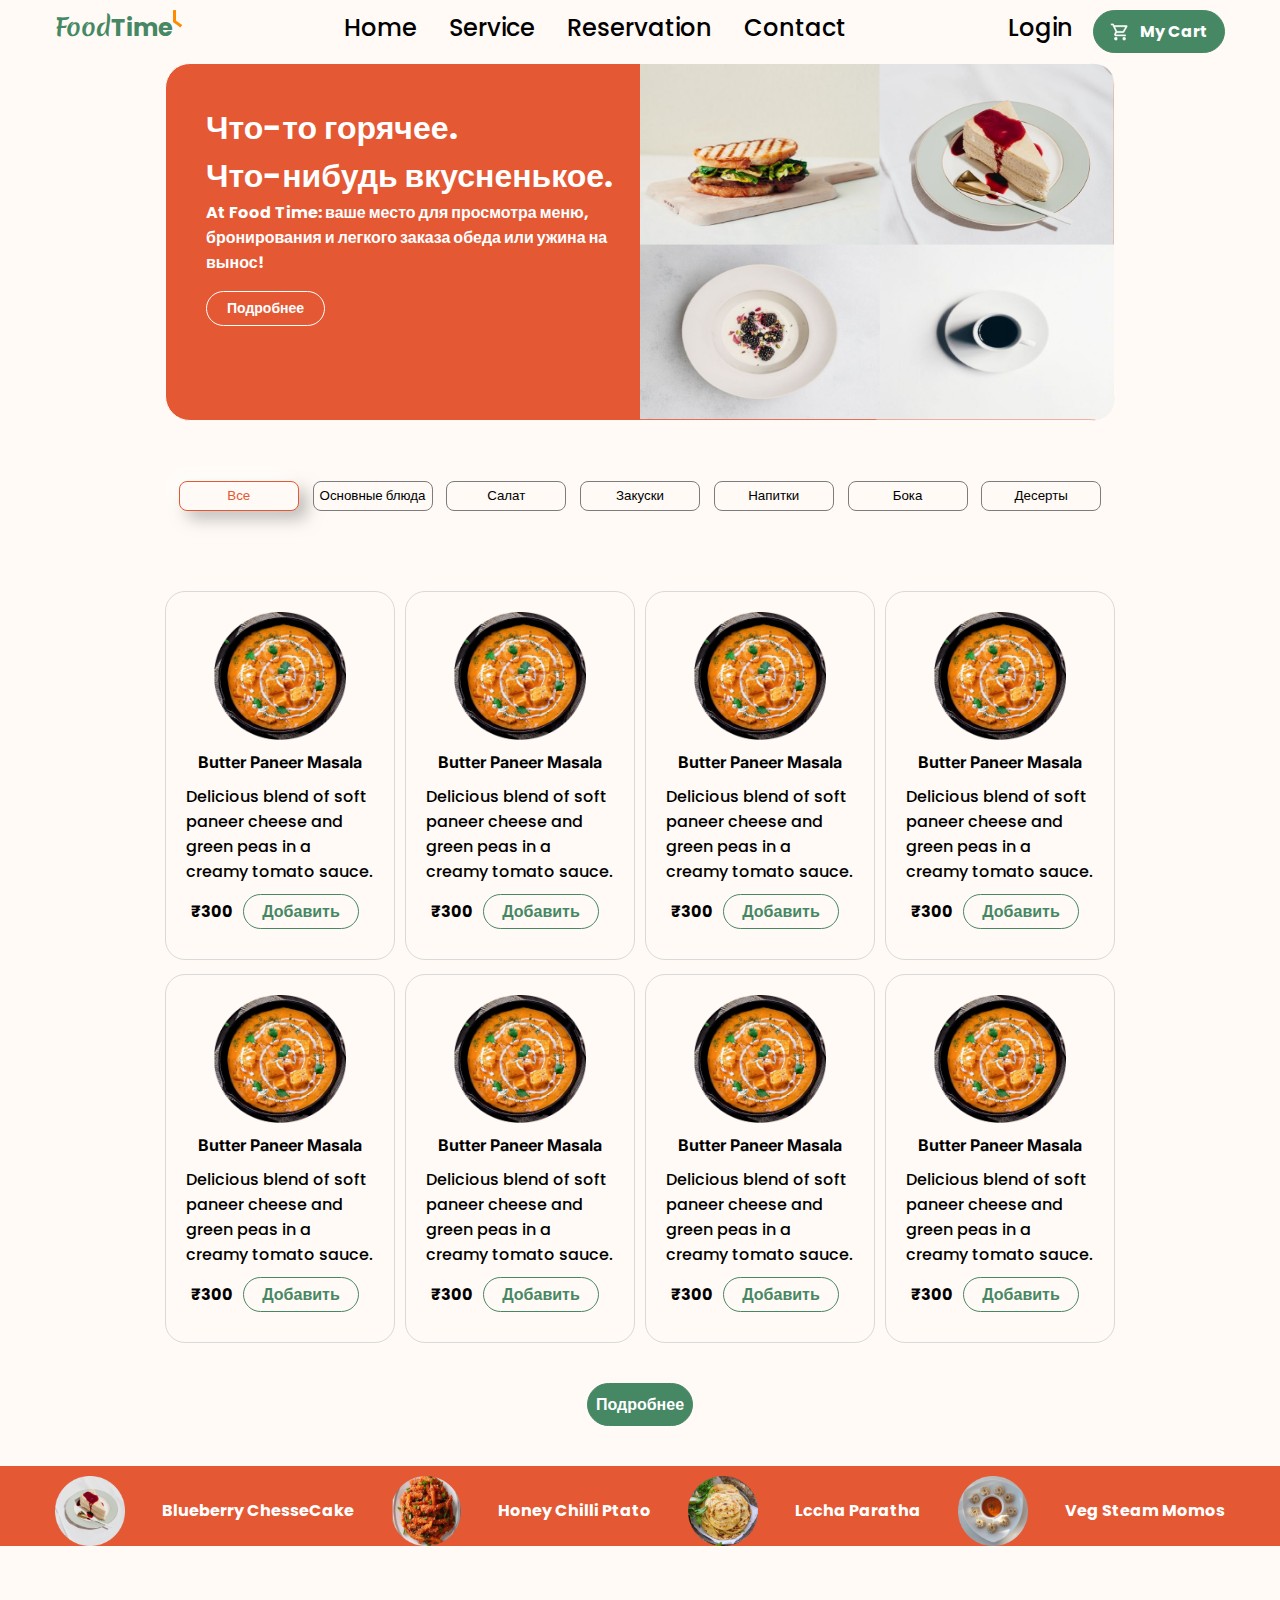
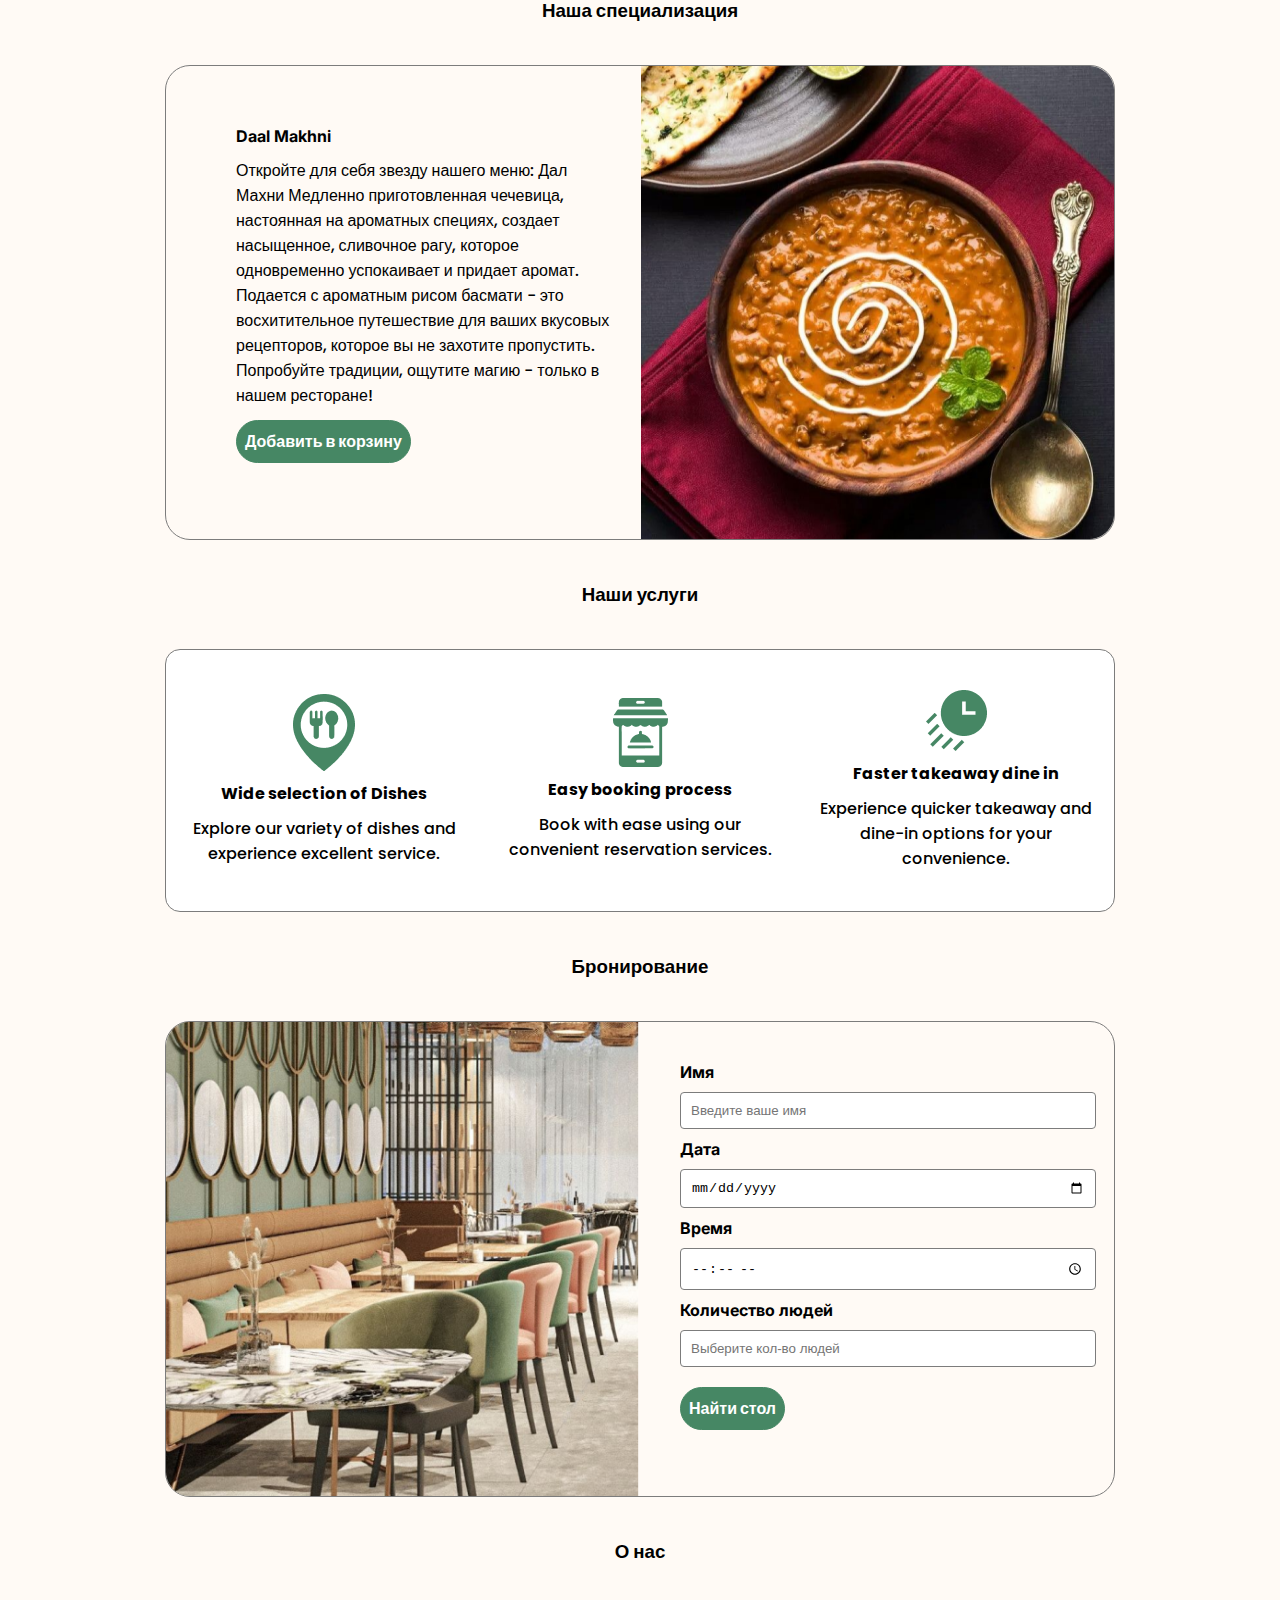
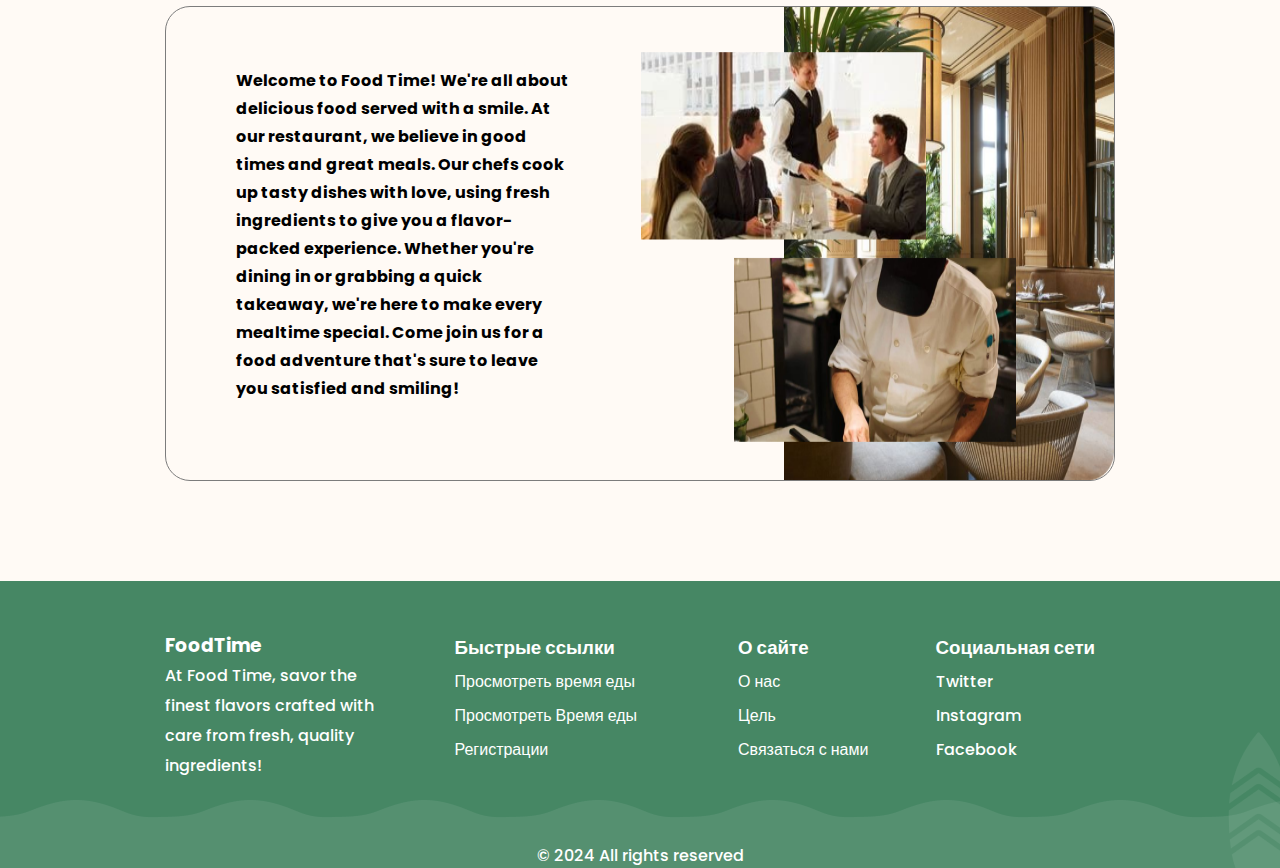
<file: html/index.html>
<!DOCTYPE html>
<html lang="en">
<head>
    <meta charset="UTF-8">
    <meta name="viewport" content="width=device-width, initial-scale=1.0">
    <link rel="stylesheet" href="/css/style.css">
    <link rel="preconnect" href="https://fonts.googleapis.com">
    <link rel="preconnect" href="https://fonts.gstatic.com" crossorigin>
    <link href="https://fonts.googleapis.com/css2?family=Poppins:wght@500;700&display=swap" rel="stylesheet">
    <link rel="preconnect" href="https://fonts.googleapis.com">
    <link rel="preconnect" href="https://fonts.gstatic.com" crossorigin>
    <link href="https://fonts.googleapis.com/css2?family=Inter:wght@700&display=swap" rel="stylesheet">
    <link rel="preconnect" href="https://fonts.googleapis.com">
    <link rel="preconnect" href="https://fonts.gstatic.com" crossorigin>
    <link href="https://fonts.googleapis.com/css2?family=Merienda:wght@700&display=swap" rel="stylesheet">
    <link rel="shortcut icon" href="/img/logo.png" type="image/x-icon">
    <title>FoodTime</title>
</head>
<body>
    <header class="container">
        <div class="header">
            <p class="icon">Food<span>Time</span><img src="/img/Vector.png" alt=""></p>

            <div class="info">
                <a href="#">Home</a>
                <a href="#">Service</a>
                <a href="#">Reservation</a>
                <a href="#">Contact</a>
            </div>
                
            <div class="butt">
                <a href="/html/login.html">Login</a>
                <button class="cart"><img src="/img/cart.png" alt="cart"> My Cart</button>
            </div>
        </div>

        <div class="wrapper">
            <div class="welcome">
                <div class="text">
                        <h1 class="h1">Что-то горячее.</h1>
                        <h1 class="h1">Что-нибудь вкусненькое.</h1>
                        <span class="span">At Food Time: ваше место для просмотра меню,
                        бронирования и легкого заказа обеда или ужина на вынос!</span>
                        <a href="#aboutus" class="link">Подробнее</a>
                </div>
                <div class="foto">
                    <img src="/img/welcome/Group.png" alt="">
                </div>
            </div>

            <div class="filter_foot">
                <button class="active">Все</button>
                <button>Основные блюда</button>
                <button>Салат</button>
                <button>Закуски</button>
                <button>Напитки</button>
                <button>Бока</button>
                <button>Десерты</button>
            </div>
        </div>
    </header>

    <section class="container">
        <div class="wrapper">
            <div class="new">
                <div class="div1" id="border">
                    <div class="info_new">
                        <img src="/img/new/Butter_Paneer_Masala.png" alt="">
                        <h4 class="h4">Butter Paneer Masala</h4>
                        <span>Delicious blend of soft paneer cheese and green peas in a creamy tomato sauce.</span>
                    </div>
                    <div id="price_new">
                        <span>₹300</span>
                        <button>Добавить</button>
                    </div>
                </div>
                <div class="div2" id="border">
                    <div class="info_new">
                        <img src="/img/new/Butter_Paneer_Masala.png" alt="">
                        <h4 class="h4">Butter Paneer Masala</h4>
                        <span>Delicious blend of soft paneer cheese and green peas in a creamy tomato sauce.</span>
                    </div>
                    <div id="price_new">
                        <span>₹300</span>
                        <button>Добавить</button>
                    </div>
                </div>
                <div class="div3" id="border">
                    <div class="info_new">
                        <img src="/img/new/Butter_Paneer_Masala.png" alt="">
                        <h4 class="h4">Butter Paneer Masala</h4>
                        <span>Delicious blend of soft paneer cheese and green peas in a creamy tomato sauce.</span>
                    </div>
                    <div id="price_new">
                        <span>₹300</span>
                        <button>Добавить</button>
                    </div>
                </div>
                <div class="div4" id="border">
                    <div class="info_new">
                        <img src="/img/new/Butter_Paneer_Masala.png" alt="">
                        <h4 class="h4">Butter Paneer Masala</h4>
                        <span>Delicious blend of soft paneer cheese and green peas in a creamy tomato sauce.</span>
                    </div>
                    <div id="price_new">
                        <span>₹300</span>
                        <button>Добавить</button>
                    </div>
                </div>
                <div class="div5" id="border">
                    <div class="info_new">
                        <img src="/img/new/Butter_Paneer_Masala.png" alt="">
                        <h4 class="h4">Butter Paneer Masala</h4>
                        <span>Delicious blend of soft paneer cheese and green peas in a creamy tomato sauce.</span>
                    </div>
                    <div id="price_new">
                        <span>₹300</span>
                        <button>Добавить</button>
                    </div>
                </div>
                <div class="div6" id="border">
                    <div class="info_new">
                        <img src="/img/new/Butter_Paneer_Masala.png" alt="">
                        <h4 class="h4">Butter Paneer Masala</h4>
                        <span>Delicious blend of soft paneer cheese and green peas in a creamy tomato sauce.</span>
                    </div>
                    <div id="price_new">
                        <span>₹300</span>
                        <button>Добавить</button>
                    </div>
                </div>
                <div class="div7" id="border">
                    <div class="info_new">
                        <img src="/img/new/Butter_Paneer_Masala.png" alt="">
                        <h4 class="h4">Butter Paneer Masala</h4>
                        <span>Delicious blend of soft paneer cheese and green peas in a creamy tomato sauce.</span>
                    </div>
                    <div id="price_new">
                        <span>₹300</span>
                        <button>Добавить</button>
                    </div>
                </div>
                <div class="div8" id="border">
                    <div class="info_new">
                        <img src="/img/new/Butter_Paneer_Masala.png" alt="">
                        <h4 class="h4">Butter Paneer Masala</h4>
                        <span>Delicious blend of soft paneer cheese and green peas in a creamy tomato sauce.</span>
                    </div>
                    <div id="price_new">
                        <span>₹300</span>
                        <button>Добавить</button>
                    </div>
                </div>  
            </div>
            <div class="view">
                <a href="/html/catalog.html"><button>Подробнее</button></a>
            </div>
        </div>
    </section>

    <section class="separator">
        <div class="container">
            <div class="separator_items">
                <img src="/img/separator/cake.png" alt="">
                <span>Blueberry ChesseCake</span>
                <img src="/img/separator/Ptato.png" alt="">
                <span>Honey Chilli Ptato</span>
                <img src="/img/separator/Paratha.png" alt="">
                <span>Lccha Paratha</span>
                <img src="/img/separator/Momos.png" alt="">
                <span>Veg Steam Momos</span>
            </div>
        </div>
    </section>

    <section class="wrapper">
        <div class="our_specialty">
            <h3 class="h3">Наша специализация</h3>
            <div class="our_specialty_grid">
                <div class="spec_text">
                    <h4>Daal Makhni</h4>
                    <span>Откройте для себя звезду нашего меню: Дал Махни Медленно приготовленная чечевица,
                        настоянная на ароматных специях, создает насыщенное, сливочное рагу, которое одновременно
                        успокаивает и придает аромат. Подается с ароматным рисом басмати - это восхитительное путешествие
                        для ваших вкусовых рецепторов, которое вы не захотите пропустить. Попробуйте традиции, ощутите магию
                        - только в нашем ресторане!</span>
                    <button>Добавить в корзину</button>
                </div>
                <div class="spec_foto">
                    <img src="/img/lower_information/Daal_Makhni.png" alt="">
                </div>
            </div>
        </div>

        <div class="our_services">
            <h3 class="h3">Наши услуги</h3>
            <div class="our_services_grid">
                <div class="os1">
                    <img src="/img/lower_information/os1.png" alt="">
                    <h4>Wide selection of Dishes</h4>
                    <span>Explore our variety of dishes and experience excellent service.</span>
                </div>
                <div class="os2">
                    <img src="/img/lower_information/os2.png" alt="">
                    <h4>Easy booking process</h4>
                    <span>Book with ease using our convenient reservation services.</span>
                </div>
                <div class="os3">
                    <img src="/img/lower_information/os3.png" alt="">
                    <h4>Faster takeaway dine in </h4>
                    <span>Experience quicker takeaway and dine-in options for your convenience.</span>
                </div>
            </div>
        </div>

        <div class="reservation">
            <h3 class="h3">Бронирование</h3>
            <div class="reservation_grid">
                <div class="r_foto">
                    <img src="/img/lower_information/Reservation.png" alt="">
                </div>
                <form action="" class="r_form">
                    <label for="name">Имя</label>
                    <input type="text" id="name" placeholder="Введите ваше имя">
                    <label for="date">Дата</label>
                    <input type="date" name="name" id="name">
                    <label for="time">Время</label>
                    <input type="time" name="time" id="time">
                    <label for="number_of_people">Количество людей</label>
                    <input type="number" name="number_of_people" id="number_of_people" placeholder="Выберите кол-во людей">
                    <button>Найти стол</button>
                </form>
            </div>
        </div>

        <div class="about_us" id="aboutus">
            <h3 class="h3">О нас</h3>
            <div class="about_us_grid">
                <div class="about_us_text">
                    <span>Welcome to Food Time! We're all about delicious food served with a smile. At our restaurant,
                    we believe in good times and great meals. Our chefs cook up tasty dishes with love, using fresh 
                    ingredients to give you a flavor-packed experience. Whether you're dining in or grabbing a quick 
                    takeaway, we're here to make every mealtime special. Come join us for a food adventure that's sure 
                    to leave you satisfied and smiling!</span>
                </div>
                <div class="about_us_foto">
                    <img src="/img/lower_information/aboutus.png" alt="">
                </div>
            </div>
        </div>
    </section>

    <footer class="footer">
        <div class="wrapper">
            <div class="footer_info">
                <div class="ft">
                    <h3>FoodTime</h3>
                    <span>At Food Time, savor the finest flavors crafted with care from fresh, quality ingredients!</span>
                </div>
                <div class="quicklinks">
                    <h3>Быстрые ссылки</h3>
                    <span>Просмотреть время еды</span>
                    <span>Просмотреть Время еды</span>
                    <span>Регистрации</span>
                </div>
                <div class="about">
                    <h3>О сайте</h3>
                    <span>О нас</span>
                    <span>Цель</span>
                    <span>Связаться с нами</span>
                </div>
                <div class="social">
                    <h3>Социальная сети</h3>
                    <span>Twitter</span>
                    <span>Instagram</span>
                    <span>Facebook</span>
                </div>
            </div>
        </div>
        <span class="copyright">© 2024 All rights reserved</span>
    </footer>
</body>
</html>
</file>
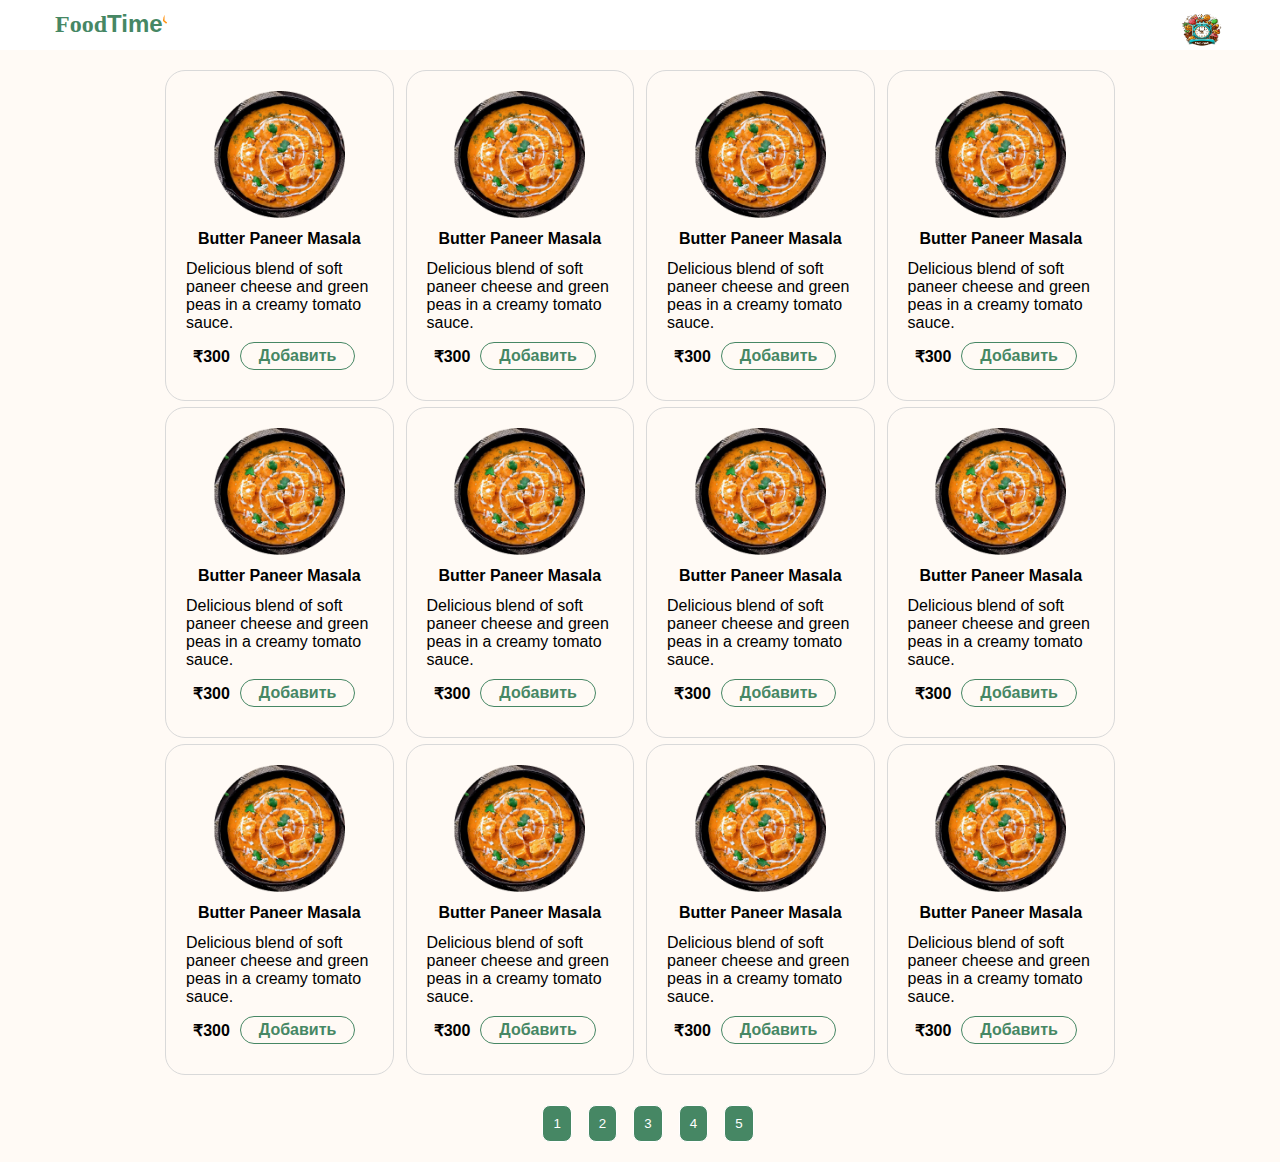
<file: html/catalog.html>
<!DOCTYPE html>
<html lang="en">
<head>
    <meta charset="UTF-8">
    <meta name="viewport" content="width=device-width, initial-scale=1.0">
    <link rel="stylesheet" href="/css/catalog.css">
    <link rel="stylesheet" href="/css/style.css">
    <title>Document</title>
</head>
<body>
    <header class="header_catal">
        <div class="container">
            <div class="header_item">
                <div class="header_logo">
                    <a href="/html/index.html"><p class="icon">Food<span>Time</span><img src="/img/Vector.png" alt=""></p></a>
                </div>
                
                    <img src="/img/logo.png" alt="">
            </div>
        </div>
    </header>

    <section class="container">
        <div class="wrapper">
            <div class="catalog">
                <div class="cat1" id="border">
                    <div class="info_cat">
                        <img src="/img/new/Butter_Paneer_Masala.png" alt="">
                        <h4 class="h4">Butter Paneer Masala</h4>
                        <span>Delicious blend of soft paneer cheese and green peas in a creamy tomato sauce.</span>
                    </div>
                    <div id="price_cat">
                        <span>₹300</span>
                        <button>Добавить</button>
                    </div>
                </div>
                <div class="cat2" id="border">
                    <div class="info_cat">
                        <img src="/img/new/Butter_Paneer_Masala.png" alt="">
                        <h4 class="h4">Butter Paneer Masala</h4>
                        <span>Delicious blend of soft paneer cheese and green peas in a creamy tomato sauce.</span>
                    </div>
                    <div id="price_cat">
                        <span>₹300</span>
                        <button>Добавить</button>
                    </div>
                </div>
                <div class="cat3" id="border">
                    <div class="info_cat">
                        <img src="/img/new/Butter_Paneer_Masala.png" alt="">
                        <h4 class="h4">Butter Paneer Masala</h4>
                        <span>Delicious blend of soft paneer cheese and green peas in a creamy tomato sauce.</span>
                    </div>
                    <div id="price_cat">
                        <span>₹300</span>
                        <button>Добавить</button>
                    </div>
                </div> 
                <div class="cat4" id="border"> 
                    <div class="info_cat">
                        <img src="/img/new/Butter_Paneer_Masala.png" alt="">
                        <h4 class="h4">Butter Paneer Masala</h4>
                        <span>Delicious blend of soft paneer cheese and green peas in a creamy tomato sauce.</span>
                    </div>
                    <div id="price_cat">
                        <span>₹300</span>
                        <button>Добавить</button>
                    </div>
                </div>    
                <div class="cat5" id="border">
                    <div class="info_cat">
                        <img src="/img/new/Butter_Paneer_Masala.png" alt="">
                        <h4 class="h4">Butter Paneer Masala</h4>
                        <span>Delicious blend of soft paneer cheese and green peas in a creamy tomato sauce.</span>
                    </div>
                    <div id="price_cat">
                        <span>₹300</span>
                        <button>Добавить</button>
                    </div>
                </div>    
                <div class="cat6" id="border">
                    <div class="info_cat">
                        <img src="/img/new/Butter_Paneer_Masala.png" alt="">
                        <h4 class="h4">Butter Paneer Masala</h4>
                        <span>Delicious blend of soft paneer cheese and green peas in a creamy tomato sauce.</span>
                    </div>
                    <div id="price_cat">
                        <span>₹300</span>
                        <button>Добавить</button>
                    </div>
                </div>    
                <div class="cat7" id="border">
                    <div class="info_cat">
                        <img src="/img/new/Butter_Paneer_Masala.png" alt="">
                        <h4 class="h4">Butter Paneer Masala</h4>
                        <span>Delicious blend of soft paneer cheese and green peas in a creamy tomato sauce.</span>
                    </div>
                    <div id="price_cat">
                        <span>₹300</span>
                        <button>Добавить</button>
                    </div>
                </div>    
                <div class="cat8" id="border">
                    <div class="info_cat">
                        <img src="/img/new/Butter_Paneer_Masala.png" alt="">
                        <h4 class="h4">Butter Paneer Masala</h4>
                        <span>Delicious blend of soft paneer cheese and green peas in a creamy tomato sauce.</span>
                    </div>
                    <div id="price_cat">
                        <span>₹300</span>
                        <button>Добавить</button>
                    </div>
                </div>    
                <div class="cat9" id="border">
                    <div class="info_cat">
                        <img src="/img/new/Butter_Paneer_Masala.png" alt="">
                        <h4 class="h4">Butter Paneer Masala</h4>
                        <span>Delicious blend of soft paneer cheese and green peas in a creamy tomato sauce.</span>
                    </div>
                    <div id="price_cat">
                        <span>₹300</span>
                        <button>Добавить</button>
                    </div>
                </div>    
                <div class="cat10"  id="border">
                    <div class="info_cat">
                        <img src="/img/new/Butter_Paneer_Masala.png" alt="">
                        <h4 class="h4">Butter Paneer Masala</h4>
                        <span>Delicious blend of soft paneer cheese and green peas in a creamy tomato sauce.</span>
                    </div>
                    <div id="price_cat">
                        <span>₹300</span>
                        <button>Добавить</button>
                    </div>
                </div>    
                <div class="cat11" id="border">
                    <div class="info_cat">
                        <img src="/img/new/Butter_Paneer_Masala.png" alt="">
                        <h4 class="h4">Butter Paneer Masala</h4>
                        <span>Delicious blend of soft paneer cheese and green peas in a creamy tomato sauce.</span>
                    </div>
                    <div id="price_cat">
                        <span>₹300</span>
                        <button>Добавить</button>
                    </div>
                </div>    
                <div class="cat12" id="border">
                    <div class="info_cat">
                        <img src="/img/new/Butter_Paneer_Masala.png" alt="">
                        <h4 class="h4">Butter Paneer Masala</h4>
                        <span>Delicious blend of soft paneer cheese and green peas in a creamy tomato sauce.</span>
                    </div>
                    <div id="price_cat">
                        <span>₹300</span>
                        <button>Добавить</button>
                    </div>
                </div>
            </div>
        </div>
    </section>

    <section class="wrapper">
        <div class="paginator">
            <button class="w3-button">1</button>
            <button class="w3-button">2</button>
            <button class="w3-button">3</button>
            <button class="w3-button">4</button>
            <button class="w3-button">5</button>
        </div>
    </section>
</body>
</html>
</file>
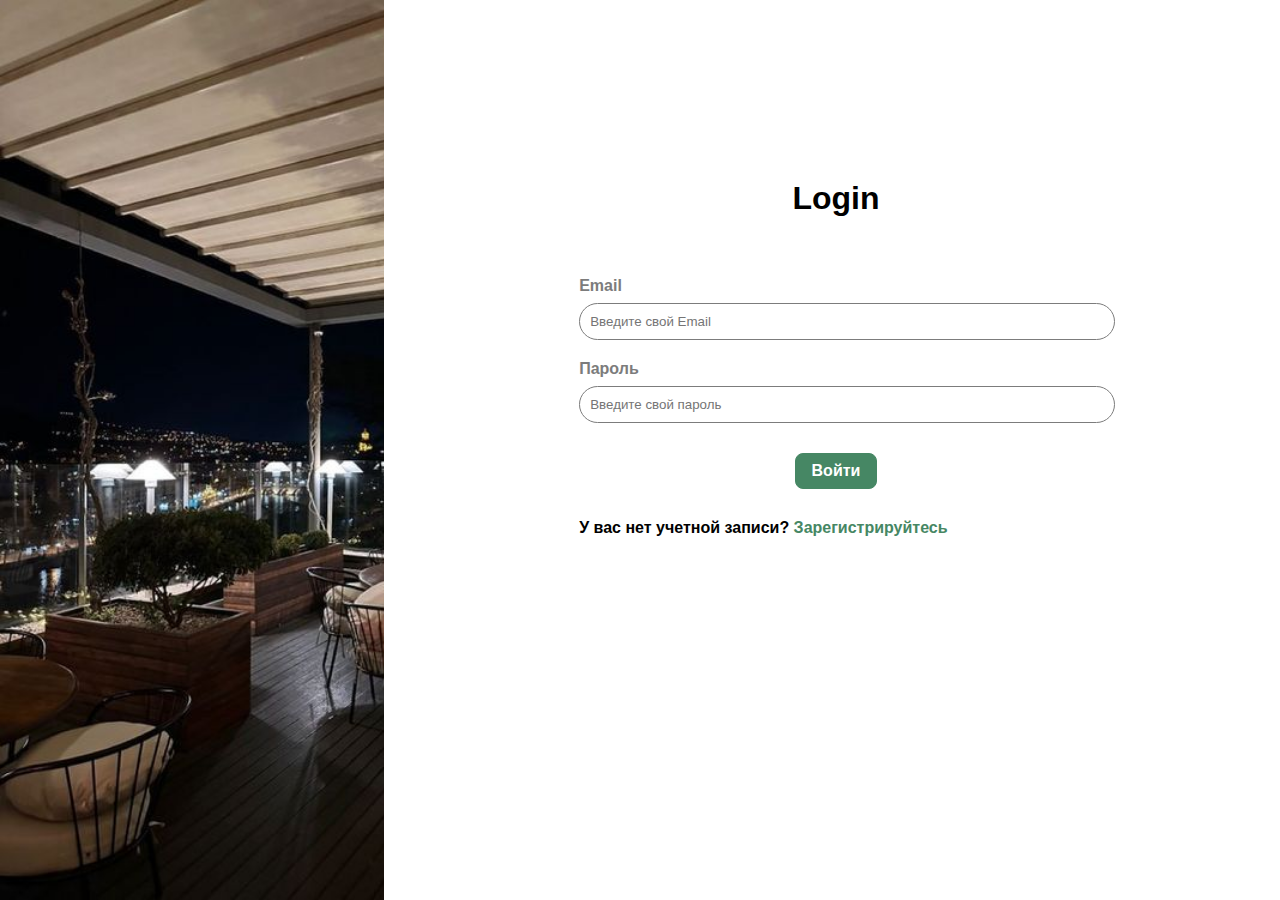
<file: html/login.html>
<!DOCTYPE html>
<html lang="en">
<head>
    <meta charset="UTF-8">
    <meta name="viewport" content="width=device-width, initial-scale=1.0">
    <link rel="stylesheet" href="/css/style.css">
    <link rel="stylesheet" href="/css/login.css">
    <title>Document</title>
</head>
<body>
    <div class="login">
        <div class="l_foto"> </div>
        <div class="l_text">
            <h1>Login</h1>
            <form action="" class="l_form wrapper">
                <label for="email">Email</label>
                <input type="email" id="email" name="email" placeholder="Введите свой Email" required>
                <label for="password" class="l_p">Пароль</label>
                <input type="password" name="password" id="password" placeholder="Введите свой пароль" required>
                <div class="button_l">
                    <button>Войти</button>
                </div>
                <span>У вас нет учетной записи? <a href="/html/signin.html">Зарегистрируйтесь</a></span>
            </form>
        </div>
    </div>
</body>
</html>
</file>
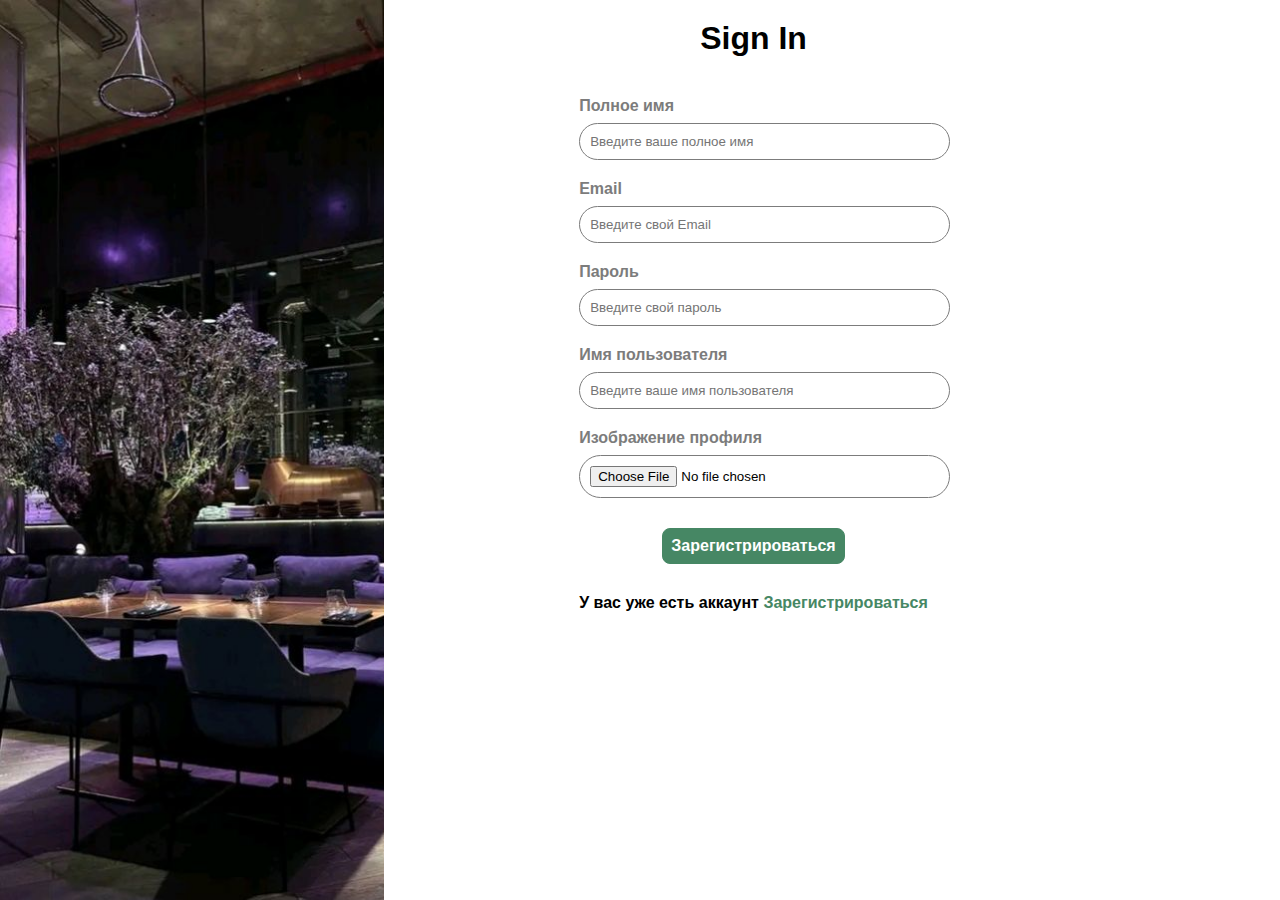
<file: html/signin.html>
<!DOCTYPE html>
<html lang="en">
<head>
    <meta charset="UTF-8">
    <meta name="viewport" content="width=device-width, initial-scale=1.0">
    <link rel="stylesheet" href="/css/style.css">
    <link rel="stylesheet" href="/css/signin.css">
    <title>Document</title>
</head>
<body>
    <div class="signin">
        <div class="s_foto"> </div>
        <div class="s_text">
            <h1>Sign In</h1>
            <form action="" class="s_form wrapper">
                <label for="full_name">Полное имя</label>
                <input type="text" id="full_name" placeholder="Введите ваше полное имя" required>
                <label for="email">Email</label>
                <input type="email" id="email" name="email" placeholder="Введите свой Email" required>
                <label for="password" class="l_p">Пароль</label>
                <input type="password" name="password" id="password" placeholder="Введите свой пароль" required>
                <label for="username">Имя пользователя</label>
                <input type="text" id="username" placeholder="Введите ваше имя пользователя" required>
                <label for="picture_profile">Изображение профиля</label>
                <input type="file" name="" id="picture_profile" accept="image/*">
                <div class="button_s">
                    <button>Зарегистрироваться</button>
                </div>
                <span>У вас уже есть аккаунт <a href="/html/login.html">Зарегистрироваться</a></span>
            </form>
        </div>
    </div>
</body>
</html>
</file>
<file: css/style.css>
/*
.inter-<uniquifier> {
  font-family: "Inter", sans-serif;
  font-optical-sizing: auto;
  font-weight: 700;
  font-style: normal;
  font-variation-settings:
    "slnt" 0;
}



.poppins-medium {
  font-family: "Poppins", sans-serif;
  font-weight: 500;
  font-style: normal;
}

.poppins-bold {
  font-family: "Poppins", sans-serif;
  font-weight: 700;
  font-style: normal;
}

}*/

*{
  margin: 0;
  padding: 0;
}

body{
  background-color: #FFFAF5;
}

a{
  text-decoration: none;
  color: #000;
}

.container{
  max-width: 1170px;
  margin-left: auto;
  margin-right: auto;
  padding-left: 16px;
  padding-right: 16px;
  padding-top: 10px;
}

.wrapper{
  max-width: 950px;
  margin-left: auto;
  margin-right: auto;
  padding-left: 16px;
  padding-right: 16px;
  padding-top: 10px;
}

.header{
  display: flex;
  flex-direction: row;
  justify-content: space-between;
  word-spacing: 26px;
}

.icon{
  font-family: "Merienda", cursive;
  font-optical-sizing: auto;
  font-weight: 700;
  font-style: normal;
  color: #468764;
  font-size: 24px;  
}

.icon span{
  font-family: "Poppins", sans-serif;
  font-weight: 700;
  font-style: normal;
  font-size: 24px;
}

.icon img{
  padding-bottom: 8px;
}

.info{
  font-family: "Poppins", sans-serif;
  font-weight: 500;
  font-style: normal;
  font-size: 24px;
}

.butt{
  display: inline-flex;
  font-family: "Poppins", sans-serif;
  font-weight: 500;
  font-style: normal;
  font-size: 24px;
}

.cart{
  display: flex;
  flex-direction: row;
  align-items: center;
  justify-content: space-between;
  font-family: "Poppins", sans-serif;
  font-weight: 700;
  font-style: normal;
  border: 1px solid #468764;
  border-radius: 28px;
  background-color: #468764;
  color: #FFF;
  font-size: 16px;
  padding: 8px 16px;
  cursor: pointer;
  margin-left: 20px;
}

.cart:hover{
  scale: 1.1;
}

.cart:active{
  scale: .9;
}

.cart img{
  width: 20px;
  height: 20px;
  padding-right: 10px;
}

.welcome{
  display: grid;
  grid-template-columns: repeat(2, 1fr);
  grid-template-rows: 1fr;
  grid-column-gap: 0px;
  grid-row-gap: 0px;
  border: 1px solid #FFFAF5;
  border-radius: 25px;
  background-color: #E45834;
}

.text { 
  grid-area: 1 / 1 / 2 / 2; 
  margin: 40px;
  width: 90%;
}

.h1{
  font-family: "Poppins", sans-serif;
  font-weight: 700;
  font-style: normal;
  color: #FFF;
}

.foto {
  grid-area: 1 / 2 / 2 / 3;
  object-fit: cover;
  position: relative;
  overflow: hidden;
}
    
.foto img{
  display: block;
  max-width: 100%;
  float: right;
  aspect-ratio: 4/3;
}

.span{
  font-family: "Poppins", sans-serif;
  font-weight: 700;
  font-style: normal;
  color: #FFF;
  white-space: pre-line;
}

.link{
  display: block;
  width: fit-content;
  border: 1px solid #FFF;
  border-radius: 25px;
  color: #FFF;
  padding: 6px 20px;
  font-family: "Poppins", sans-serif;
  font-weight: 700;
  font-style: normal;
  font-size: 14px;
  cursor: pointer;
  margin-top: 16px;
}

.link:hover{
  scale: 1.1
}

.link a {
  color: #FFF;
}

.filter_foot{
  display: flex;
  justify-content: space-evenly;
  margin: 60px 0;
}

.filter_foot button{
  font-family: "Poppins", sans-serif;
  font-weight: 500;
  font-style: normal;
  border: 1px solid #7c7c7c;
  border-radius: 8px;
  background-color: #FFFAF5;
  width: 120px;
  height: 30px;
}

.filter_foot button:hover {
  border: 1px solid #E45834;
  border-radius: 8px;
  background-color: #FFFAF5;
  color: #E45834;
  cursor: pointer;
  scale: 1.1;
  transition: all 0.1s;
  padding: 0px 4px;
}
.filter_foot button:active {
  border: 1px solid #E45834;
  border-radius: 8px;
  background-color: #FFFAF5;
  color: #E45834;
  cursor: pointer;
  scale: .9;
  transition: all 0.1s;
}

button.active{
  box-shadow:
    var(--shadow),
    inset .5rem .5rem 1rem hsl(0 0% 15% / .5),
    inset -.5rem -.5rem 1rem hsl(0 0% 25% / .75);
    --shadow: 
    -.5rem -.5rem 1rem hsl(0 0% 100% / .75),
    .5rem .5rem 1rem hsl(0 0% 50% / .5);
  box-shadow: var(--shadow);
  outline: none;  
  transition: all 0.1s;
  color: #E45834;
  border: 1px solid #E45834;
}


.new {
  display: grid;
  grid-template-columns: repeat(4, 1fr);
  grid-template-rows: repeat(2, 1fr);
  grid-column-gap: 10px;
  grid-row-gap: 14px;
}

.new div{
  border: 1px solid #D9D9D9;
  border-radius: 20px;
  align-items: center;
  display: flex;
  flex-direction: column;
  padding: 10px 10px 0px 10px;
}
  
.div1{ 
  grid-area: 1 / 1 / 2 / 2;
}
.div2{ 
  grid-area: 1 / 2 / 2 / 3; 
}
.div3 { grid-area: 1 / 3 / 2 / 4; }
.div4 { grid-area: 1 / 4 / 2 / 5; }
.div5 { grid-area: 2 / 1 / 3 / 2; }
.div6 { grid-area: 2 / 2 / 3 / 3; }
.div7 { grid-area: 2 / 3 / 3 / 4; }
.div8 { grid-area: 2 / 4 / 3 / 5; }

.info_new h4{
  font-family: "Inter", sans-serif;
  font-optical-sizing: auto;
  font-weight: 700;
  font-style: normal;
  font-variation-settings: "slnt" 0;
}

.info_new span{
  font-family: "Poppins", sans-serif;
  font-weight: 500;
  font-style: normal;
}

#border div{
  border: none;
}

.new img{
  width: 70%;
  height: 70%;
}

.new h4{
  padding: 12px 0;
}

#price_new{
  display: flex;
  flex-direction: row;
  justify-content: space-between;
  padding-bottom: 30px;
  padding-left: 0px;
}

#price_new span{
  font-family: "Poppins", sans-serif;
  font-weight: 700;
  font-style: normal;
  padding-right: 10px;
}

#price_new button{
  font-family: "Poppins", sans-serif;
  font-weight: 700;
  font-style: normal;
  border: 1px solid #468764;
  border-radius: 18px;
  background-color: #FFFAF5;
  color: #468764;
  font-size: 16px;
  padding: 4px 18px;
  cursor: pointer;
}

#price_new button:hover{
  scale: 1.1;
}

#price_new button:active{
  scale: .9;
}

.view{
  display: flex;
  justify-content: center;
  padding: 40px 0;
}

.view button{
  font-family: "Poppins", sans-serif;
  font-weight: 700;
  font-style: normal;
  border: 1px solid #468764;
  border-radius: 28px;
  background-color: #468764;
  color: #FFF;
  font-size: 16px;
  padding: 8px;
  cursor: pointer;
}

.view button:hover{
  scale: 1.1;
}

.view button:active{
  scale: .9;
}

.view a{
  color:#FFF;
}

.separator{
  background-color: #E45834;
}

.separator_items{
  display: flex;
  flex-direction: row;
  align-items: center;
  justify-content: space-between;
}

.separator_items span{
  font-family: "Poppins", sans-serif;
  font-weight: 700;
  font-style: normal;
  color: #FFF;
}

.separator_items img{
  width: 6%;
}

.h3{
  display: flex;
  justify-content: center;
  font-family: "Poppins", sans-serif;
  font-weight: 700;
  font-style: normal;
  margin-top: 40px;
  margin-bottom: 40px;
}

.our_specialty_grid{
  display: grid;
  grid-template-columns: repeat(2, 1fr);
  grid-template-rows: 1fr;
  grid-column-gap: 0px;
  grid-row-gap: 0px;
  border: 1px solid #7c7c7c;
  border-radius: 25px;
  margin: 20px 0;
}

.spec_text { 
  grid-area: 1 / 1 / 2 / 2;
  display: flex;
  flex-direction: column;
  align-items: baseline;
  padding: 60px 70px 40px 70px;
  width: 80%;
}

.spec_text h4{
  font-family: "Inter", sans-serif;
  font-optical-sizing: auto;
  font-weight: 700;
  font-style: normal;
  font-variation-settings:
    "slnt" 0;
}

.spec_text span{
  font-family: "Poppins", sans-serif;
  font-weight: 500;
  font-style: normal;
  margin: 12px 0;
}

.spec_text button{
  font-family: "Poppins", sans-serif;
  font-weight: 700;
  font-style: normal;
  border: 1px solid #468764;
  border-radius: 28px;
  background-color: #468764;
  color: #FFF;
  font-size: 16px;
  padding: 8px;
  cursor: pointer;
}

.spec_text button:hover{
  scale: 1.1;
}

.spec_text button:active{
  scale: .9;
}

.spec_foto { 
  grid-area: 1 / 2 / 2 / 3;
  object-fit: cover;
  position: relative;
  overflow: hidden;
}

.spec_foto img{
  display: block;
  max-width: 100%;
  float: right;
  aspect-ratio: 1/1;
}


.our_services_grid{
  display: grid;
  grid-template-columns: repeat(3, 1fr);
  grid-template-rows: 1fr;
  grid-column-gap: 0px;
  grid-row-gap: 0px;
  border: 1px solid #7c7c7c;
  border-radius: 15px;
  align-items: center;
  background-color: #FFF;
  margin: 20px 0;
}

.our_services_grid div{
  display: flex;
  flex-direction: column;
  align-content: center;
  align-items: center;
  text-align: center;
  padding: 40px 20px;
}

.our_services_grid h4{
  font-family: "Poppins", sans-serif;
  font-weight: 700;
  font-style: normal;
  padding: 10px 0;
}

.our_services_grid span{
  font-family: "Poppins", sans-serif;
  font-weight: 500;
  font-style: normal;
}
  
.os1 { grid-area: 1 / 1 / 2 / 2; }
.os2 { grid-area: 1 / 2 / 2 / 3; }
.os3 { grid-area: 1 / 3 / 2 / 4; }

.reservation_grid {
  display: grid;
  grid-template-columns: repeat(2, 1fr);
  grid-template-rows: 1fr;
  grid-column-gap: 0px;
  grid-row-gap: 0px;
  border: 1px solid #7c7c7c;
  border-radius: 25px;
}
  
.r_foto{ 
  object-fit: cover;
  position: relative;
  overflow: hidden;
}
  
.r_foto img{
  display: block;
  max-width: 100%;
  aspect-ratio: 1/1;
}


.r_form { 
  grid-area: 1 / 2 / 2 / 3; 
  display: flex;
  flex-direction: column;
  align-items: baseline;

  padding: 40px;
  font-family: "Inter", sans-serif;
  font-optical-sizing: auto;
  font-weight: 700;
  font-style: normal;
  font-variation-settings:
    "slnt" 0;
}

.r_form input{
  border: 1px solid #7c7c7c;
  border-radius: 4px;
  padding: 10px;
  margin: 10px 0;
  width: 100%;
}

.r_form button{
  align-items: baseline;
  font-family: "Poppins", sans-serif;
  font-weight: 700;
  font-style: normal;
  border: 1px solid #468764;
  border-radius: 28px;
  background-color: #468764;
  color: #FFF;
  font-size: 16px;
  padding: 8px;
  cursor: pointer;
  margin-top: 10px;
}

.r_form button:hover{
  scale: 1.1;
}

.r_form button:active{
  scale: .9;
}

.about_us_grid {
  display: grid;
  grid-template-columns: repeat(2, 1fr);
  grid-template-rows: 1fr;
  grid-column-gap: 0px;
  grid-row-gap: 0px;
  border: 1px solid #7c7c7c;
  border-radius: 25px;
}
  
.about_us_text { 
  grid-area: 1 / 1 / 2 / 2; 
  display: flex;
  flex-direction: column;
  align-items: baseline;
  padding: 60px 70px 40px 70px;
  font-family: "Poppins", sans-serif;
  font-weight: 700;
  font-style: normal;
  line-height: 28px;
}

.about_us_foto { 
  grid-area: 1 / 2 / 2 / 3; 
  object-fit: cover;
  position: relative;
  overflow: hidden;
}

.about_us_foto img{
  display: block;
  max-width: 100%;
  float: right;
  aspect-ratio: 1/1;
}

.footer {
  background-image: url('/img/lower_information/Footer.png');
  margin-top: 100px;
  background-position: right bottom;
  color: #FFF;
  font-family: "Poppins", sans-serif;
  font-weight: 500;
  font-style: normal;
}

.footer_info {
  display: grid;
  grid-template-columns: repeat(4, 1fr);
  grid-template-rows: 0fr;
  grid-column-gap: 0px;
  grid-row-gap: 0px;
  padding: 40px 0;
  line-height: 34px;
}

.footer_grid h3{
  padding-bottom: 20px;
}
  
.ft { 
  grid-area: 1 / 1 / 2 / 2; 
  line-height: 30px;
}

.quicklinks { 
  grid-area: 1 / 2 / 2 / 3; 
  display: flex;
  flex-direction: column;
  padding-left: 52px;
}
.about { 
  grid-area: 1 / 3 / 2 / 4; 
  display: flex;
  flex-direction: column;
  padding-left: 98px;
}
.social { 
  grid-area: 1 / 4 / 2 / 5; 
  display: flex;
  flex-direction: column;
  padding-left: 58px;
}

.copyright {
  display: flex;
  justify-content: center;
  padding-top: 22px;
}
</file>
<file: css/catalog.css>
.header_catal {
    background-color: #fff;
}

.header_item{
    display: flex;
    flex-direction: row;
    justify-content: space-between;
    height: 40px;
}

.header_item img{
    align-items: center;
    border-radius: 50%;
    width: 4%;
}

.catalog {
    display: grid;
    grid-template-columns: repeat(4, 1fr);
    grid-template-rows: repeat(3, 1fr);
    grid-column-gap: 12px;
    grid-row-gap: 6px;
}

.catalog div{
    border: 1px solid #D9D9D9;
    border-radius: 20px;
    align-items: center;
    display: flex;
    flex-direction: column;
    padding: 10px 10px 0px 10px;
}
    
.cat1 { grid-area: 1 / 1 / 2 / 2; }
.cat2 { grid-area: 1 / 2 / 2 / 3; }
.cat3 { grid-area: 1 / 3 / 2 / 4; }
.cat4 { grid-area: 1 / 4 / 2 / 5; }
.cat5 { grid-area: 2 / 1 / 3 / 2; }
.cat6 { grid-area: 2 / 2 / 3 / 3; }
.cat7 { grid-area: 2 / 3 / 3 / 4; }
.cat8 { grid-area: 2 / 4 / 3 / 5; }
.cat9 { grid-area: 3 / 1 / 4 / 2; }
.cat10 { grid-area: 3 / 2 / 4 / 3; }
.cat11 { grid-area: 3 / 3 / 4 / 4; }
.cat12 { grid-area: 3 / 4 / 4 / 5; }

.info_cat h4{
    font-family: "Inter", sans-serif;
    font-optical-sizing: auto;
    font-weight: 700;
    font-style: normal;
    font-variation-settings: "slnt" 0;
}
  
.info_cat span{
    font-family: "Poppins", sans-serif;
    font-weight: 500;
    font-style: normal;
}
  
#border div{
    border: none;
}
  
.catalog img{
    width: 70%;
    height: 70%;
}
  
.catalog h4{
    padding: 12px 0;
}
  
#price_cat{
    display: flex;
    flex-direction: row;
    justify-content: space-between;
    padding-bottom: 30px;
    padding-left: 0px;
}
  
#price_cat span{
    font-family: "Poppins", sans-serif;
    font-weight: 700;
    font-style: normal;
    padding-right: 10px;
}
  
#price_cat button{
    font-family: "Poppins", sans-serif;
    font-weight: 700;
    font-style: normal;
    border: 1px solid #468764;
    border-radius: 18px;
    background-color: #FFFAF5;
    color: #468764;
    font-size: 16px;
    padding: 4px 18px;
    cursor: pointer;
}
  
#price_cat button:hover{
    scale: 1.1;
}
  
#price_cat button:active{
    scale: .9;
}

.paginator {
    display: flex;
    justify-content: center;
}

.paginator button{
    border: 1px solid #fff;
    border-radius: 8px;
    background-color: #468764;
    color: #fff;
    padding: 10px;
    margin: 20px 0;
    margin-left: 16px;
    cursor: pointer;
}

.paginator button:hover{
    border: 1px solid #468764;
    background-color: #fff;
    color: #468764;
}

.paginator button:active {
    scale: .8;
}
</file>
<file: css/login.css>
body{
    background-color: #FFF;
}
.login {
    display: flex;
}
    
.l_foto {
    content: '';
    position: absolute;
    top: 0;
    left: 0;
    width: 30%;
    height: 100%;
    background: url('/img/login_signin/login.png');
    background-repeat: no-repeat;
    background-size: cover;
}

.l_text{
    display: flex;
    flex-direction: column;
    align-items: center;
    position: absolute;
    left: 44%;
    top: 20%;
}

.l_text h1{
    font-family: "Poppins", sans-serif;
    font-weight: 700;
    padding-bottom: 50px;
}

.l_form { 
    flex-direction: column;
    align-items: baseline;
    font-family: "Inter", sans-serif;
    font-optical-sizing: auto;
    font-weight: 700;
    font-style: normal;
    font-variation-settings:
      "slnt" 0;
}

.l_form input{
    border: 1px solid #7c7c7c;
    border-radius: 25px;
    padding: 10px;
    margin: 8px 0 20px;
    width: 100%;
}

.l_form label{
    color: #7c7c7c;
}

.button_l{
    display: flex;
    justify-content: center;
}

.button_l button{
    font-family: "Poppins", sans-serif;
    font-weight: 700;
    font-style: normal;
    border: 1px solid #468764;
    border-radius: 8px;
    background-color: #468764;
    color: #FFF;
    font-size: 16px;
    padding: 8px 16px;
    cursor: pointer;
    margin-top: 10px;
    margin-bottom: 30px;
}
  
.l_form button:hover{
    scale: 1.1;
}
  
.l_form button:active{
    scale: .9;
}

.l_form span{
    font-family: "Poppins", sans-serif;
    font-weight: 700;
}

.l_form a {
    font-family: "Poppins", sans-serif;
    font-weight: 700;
    color: #468764;
}
</file>
<file: css/signin.css>
body{
    background-color: #FFF;
}
.signin {
    display: flex;
}
    
.s_foto {
    content: '';
    position: absolute;
    top: 0;
    left: 0;
    width: 30%;
    height: 100%;
    background: url('/img/login_signin/signin.jpg');
    background-repeat: no-repeat;
    background-size: cover;
}

.s_text{
    display: flex;
    flex-direction: column;
    align-items: center;
    position: absolute;
    left: 44%;
}

.s_text h1{
    font-family: "Poppins", sans-serif;
    font-weight: 700;
    padding-top: 20px;
    padding-bottom: 30px;
}

.s_form { 
    flex-direction: column;
    align-items: baseline;
    font-family: "Inter", sans-serif;
    font-optical-sizing: auto;
    font-weight: 700;
    font-style: normal;
    font-variation-settings:
      "slnt" 0;
}

.s_form input{
    display: flex;
    flex-direction: column;
    border: 1px solid #7c7c7c;
    border-radius: 25px;
    padding: 10px;
    margin: 8px 0 20px;
    width: 100%;
}

.s_form label{
    color: #7c7c7c;
}

.button_s{
    display: flex;
    justify-content: center;
}

.button_s button{
    font-family: "Poppins", sans-serif;
    font-weight: 700;
    font-style: normal;
    border: 1px solid #468764;
    border-radius: 8px;
    background-color: #468764;
    color: #FFF;
    font-size: 16px;
    padding: 8px;
    cursor: pointer;
    margin-top: 10px;
    margin-bottom: 30px;
}
  
.s_form button:hover{
    scale: 1.1;
}
  
.s_form button:active{
    scale: .9;
}

.s_form span{
    font-family: "Poppins", sans-serif;
    font-weight: 700;
}

.s_form a {
    font-family: "Poppins", sans-serif;
    font-weight: 700;
    color: #468764;
}
</file>
